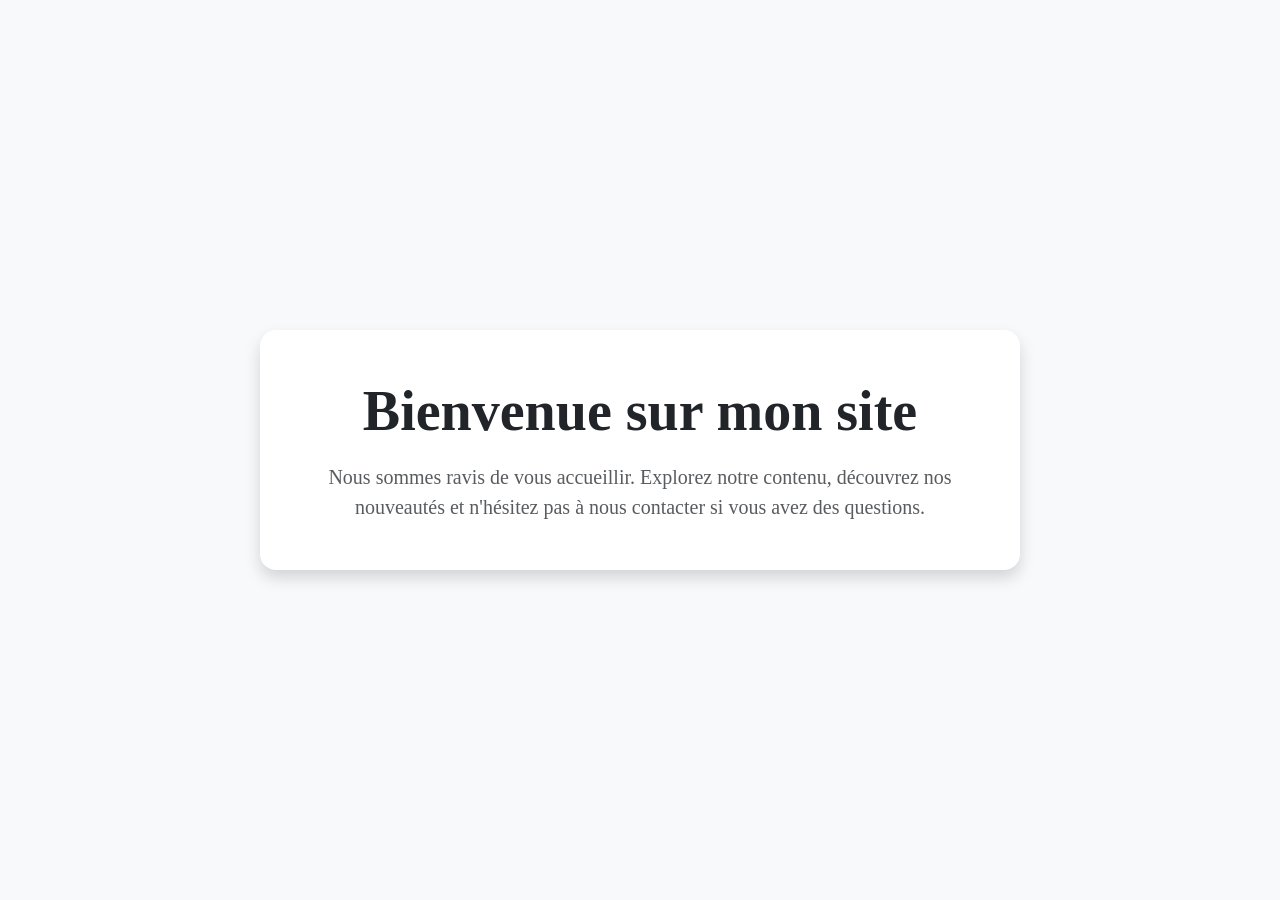
<file: accueil.html>
<!DOCTYPE html>
<html lang="fr">
<head>
    <meta charset="UTF-8">
    <meta name="viewport" content="width=device-width, initial-scale=1.0">
    <title>Accueil</title>
    <link href="https://cdn.jsdelivr.net/npm/bootstrap@5.3.3/dist/css/bootstrap.min.css" rel="stylesheet">
    <style>
        body{
            font-family: 'poppins';
        }
        .section {
            min-height: 100vh;
            display: flex;
            align-items: center;
        }
    </style>
</head>
<body class="bg-light text-dark">

    <header class="section">
        <div class="container">
            <div class="row justify-content-center">
                <div class="col-md-8 text-center bg-white p-5 rounded-4 shadow">
                    
                    <h1 class="display-4 fw-bold mb-3">Bienvenue sur mon site</h1>
                    <p class="lead text-muted mb-0">
                        Nous sommes ravis de vous accueillir. Explorez notre contenu, découvrez nos nouveautés et n'hésitez pas à nous contacter si vous avez des questions.
                    </p>
                    
                </div>
            </div>
        </div>
    </header>

    <script src="https://cdn.jsdelivr.net/npm/bootstrap@5.3.3/dist/js/bootstrap.bundle.min.js"></script>
</body>
</html>
</file>
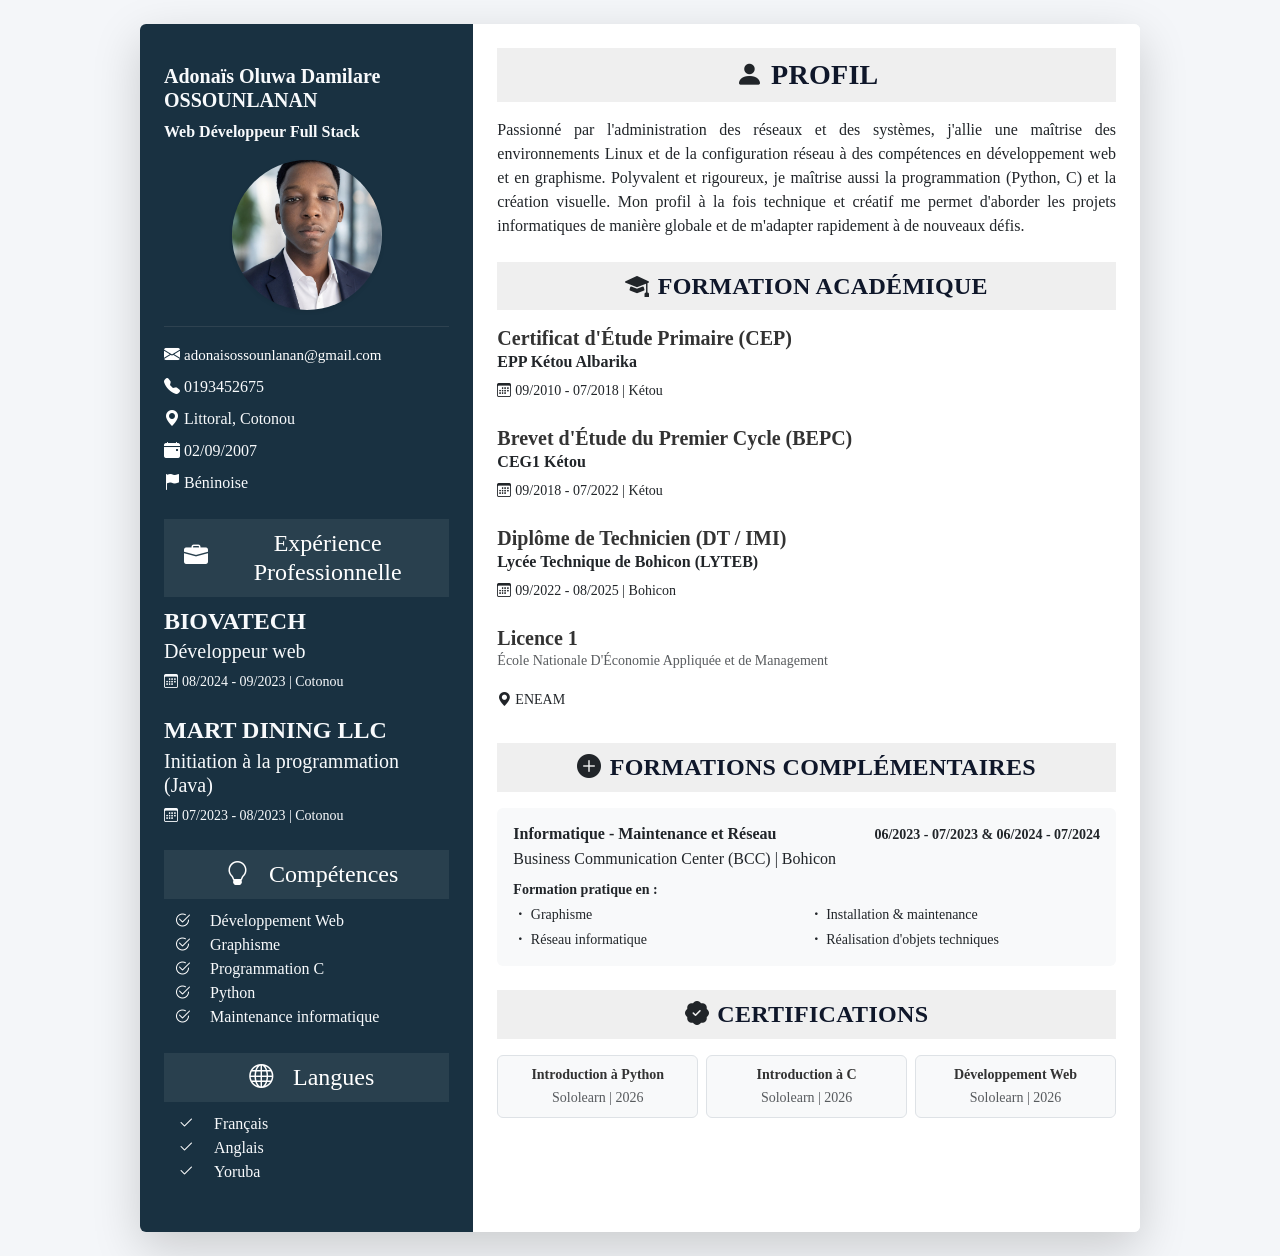
<file: CV.html>
<!DOCTYPE html>
<html lang="fr">
<head>
    <meta charset="UTF-8">
    <meta name="viewport" content="width=device-width, initial-scale=1.0">
    <title>CV - Adonaïs Olouwa Damilaré OSSOUNLANAN</title>
    <link href="https://cdn.jsdelivr.net/npm/bootstrap@5.3.2/dist/css/bootstrap.min.css" rel="stylesheet">
    <link href="https://cdn.jsdelivr.net/npm/bootstrap-icons@1.11.1/font/bootstrap-icons.css" rel="stylesheet">
    <link rel="stylesheet" href="cv.css">
</head>
<body>

<div class="container-fluid shadow-lg my-4 bg-white rounded overflow-hidden" style="max-width: 1000px;">
    <div class="row">

        <div class="col-md-4 conteneur1 p-4 text-center text-md-start d-flex flex-column justify-content-between">
            <div>
                <div class="text-center my-3">
                    <h4 class="h5 mt-3 fw-bold text-md-start">Adonaïs Oluwa Damilare OSSOUNLANAN</h4>
                    <p class="fw-semibold text-md-start" >Web Développeur Full Stack</p>
                    <img src="OSSADNO.jpg" alt="Adonaïs Olouwa Damilaré OSSOUNLANAN" class="rounded-circle mon_profil img-fluid shadow-sm text-md-start">
                    
                </div>
                
                <hr class="border-secondary">

                
                <div class="mb-4">
                    <p class="mb-2"><i class="bi bi-envelope-fill plan" ></i> <a href="mailto:adonaisossounlanan@gmail.com" style="text-decoration: none; color: white; font-size: 15px;" title="Cliquez moi"> adonaisossounlanan@gmail.com</a></p>
                    <p class="mb-2"><i class="bi bi-telephone-fill plan"></i> 0193452675</p>
                    <p class="mb-2"><i class="bi bi-geo-alt-fill plan"></i> Littoral, Cotonou</p>
                    <p class="mb-2"><i class="bi bi-calendar-event-fill plan"></i> 02/09/2007</p>
                    <p class="mb-2"><i class="bi bi-flag-fill plan"></i> Béninoise</p>
                </div>

                <h4 class="d-flex text-center plan artitle"><i class="bi bi-briefcase-fill me-2 klm" style="margin-top: 5%;"></i>Expérience Professionnelle</h4>
                
                <div class="mb-3 pb-2">
                    <h4 class="mb-1 fw-semibold">BIOVATECH</h4>
                    <div class="d-flex justify-content-between flex-wrap align-items-center">
                        <h5 >Développeur web</h5>
                        <span class="fw-medium small"><i class="bi bi-calendar3 me-1"></i>08/2024 - 09/2023 | Cotonou</span>
                    </div>
                    
                </div>

                <h4 class="mb-1 fw-semibold">MART DINING LLC</h4>
                <div class="mb-3 pb-2">
                    <div class="d-flex justify-content-between flex-wrap align-items-center">
                        <h5>Initiation à la programmation (Java)</h5>
                        <span class="fw-medium small"><i class="bi bi-calendar3 me-1"></i>07/2023 - 08/2023 | Cotonou</span>
                    </div>
                    
                </div>
                <div class="mb-4">
                    <h4 class="text-center plan artitle"><i class="bi bi-lightbulb klm"></i>Compétences</h4>
                    <div class="justify-content-center justify-content-md-start" >
                        <span class=""><i class="bi bi-check2-circle plan klm"></i>Développement Web</span>
                        <br>
                        <span class=""><i class="bi bi-check2-circle plan klm"></i>Graphisme</span>
                        <br>
                        <span class=""><i class="bi bi-check2-circle plan klm"></i>Programmation C</span>
                        <br>
                        <span class=""><i class="bi bi-check2-circle plan klm"></i>Python</span>
                        <br>
                        <span class=""><i class="bi bi-check2-circle plan klm"></i>Maintenance informatique</span>
                    </div>
                </div>

                
                <div class="mb-4">
                    <h4 class="text-center plan artitle"><i class="bi bi-globe klm"></i>Langues</h4>
                    <ul class="list-unstyled mb-0 ps-1">
                        <li><i class="bi bi-check2 klm"></i>Français</li>
                        <li><i class="bi bi-check2 klm"></i>Anglais</li>
                        <li><i class="bi bi-check2 klm"></i>Yoruba</li>
                    </ul>
                </div>
            </div>
        </div>

     
        <div class="col-md-8 p-4 bg-white">
            
            <section class="mb-4">
                <h3 class="titre mb-3 zone2 text-center"><i class="bi bi-person-fill me-2 text-dark"></i>Profil</h3>
                <p class="text-dark lh-base text-justify" style="text-align: justify;">
                    Passionné par l'administration des réseaux et des systèmes, j'allie une maîtrise des environnements Linux et de la configuration réseau à des compétences en développement web et en graphisme. Polyvalent et rigoureux, je maîtrise aussi la programmation (Python, C) et la création visuelle. Mon profil à la fois technique et créatif me permet d'aborder les projets informatiques de manière globale et de m'adapter rapidement à de nouveaux défis.
                </p>
            </section>

            <section class="mb-4">
                <h4 class="titre mb-3 zone2 text-center"><i class="bi bi-mortarboard-fill me-2 text-dark"></i>Formation Académique</h4>
                <div class="mb-3 pb-2">
                        <h5 class="mb-0 fw-bold">Certificat d'Étude Primaire (CEP)</h5>
                        <p class="text-dark mb-1 fw-semibold">EPP Kétou Albarika</p>
                        <span class="text-dark fw-medium small"><i class="bi bi-calendar3 me-1"></i>09/2010 - 07/2018 | Kétou</span>
                </div>
                
                <div class="mb-3 pb-2">

                        <h5 class="mb-0 fw-bold">Brevet d'Étude du Premier Cycle (BEPC)</h5>
                        <p class="text-dark mb-1 fw-semibold">CEG1 Kétou</p>
                        <span class="text-dark fw-medium small"><i class="bi bi-calendar3 me-1"></i>09/2018 - 07/2022 | Kétou</span>
                    
                    
                </div>

                <div class="mb-3 pb-2">
                  
                        <h5 class="mb-0 fw-bold">Diplôme de Technicien (DT / IMI)</h5>
                        <p class="text-dark mb-1 fw-semibold">Lycée Technique de Bohicon (LYTEB)</p>
                        <span class="text-dark fw-medium small"><i class="bi bi-calendar3 me-1"></i>09/2022 - 08/2025 | Bohicon</span>
                
                    
                </div>

                <div class="mb-3 pb-2">
                    
                        <h5 class="mb-0 fw-bold">Licence 1</h5>
                        <p class="text-muted small">École Nationale D'Économie Appliquée et de Management</p>
                        <span class="text-dark fw-medium small"><i class="bi bi-geo-alt-fill me-1"></i>ENEAM</span>
                    
                    
                </div>
            </section>

    
            <section class="mb-4">
                <h4 class="titre mb-3 zone2 text-center"><i class="bi bi-plus-circle-fill me-2 text-dark"></i>Formations Complémentaires</h4>
                <div class="card bg-light border-0 p-3 mb-2">
                    <div class="d-flex justify-content-between flex-wrap">
                        <h6 class="fw-bold text-dark mb-1">Informatique - Maintenance et Réseau</h6>
                        <span class="text-dark small fw-semibold">06/2023 - 07/2023 & 06/2024 - 07/2024</span>
                    </div>
                    <p class="text-dark mb-2 fw-medium">Business Communication Center (BCC) | Bohicon</p>
                    <p class="mb-1 text-dark small"><strong>Formation pratique en :</strong></p>
                    <div class="row g-1 text-dark small">
                        <div class="col-6"><i class="bi bi-dot text-dark"></i> Graphisme</div>
                        <div class="col-6"><i class="bi bi-dot text-dark"></i> Installation & maintenance</div>
                        <div class="col-6"><i class="bi bi-dot text-dark"></i> Réseau informatique</div>
                        <div class="col-6"><i class="bi bi-dot text-dark"></i> Réalisation d'objets techniques</div>
                    </div>
                </div>
            </section>

            
            <section class="mb-2">
                <h4 class="titre mb-3 zone2 text-center"><i class="bi bi-patch-check-fill me-2 text-dark"></i>Certifications</h4>
                <div class="row g-2">
                    <div class="col-md-4">
                        <div class="p-2 border rounded bg-light text-center">
                            <span class="fw-bold d-block small">Introduction à Python</span>
                            <small class="text-muted">Sololearn | 2026</small>
                        </div>
                    </div>
                    <div class="col-md-4">
                        <div class="p-2 border rounded bg-light text-center">
                            <span class="fw-bold d-block small">Introduction à C</span>
                            <small class="text-muted">Sololearn | 2026</small>
                        </div>
                    </div>
                    <div class="col-md-4">
                        <div class="p-2 border rounded bg-light text-center">
                            <span class="fw-bold d-block small">Développement Web</span>
                            <small class="text-muted">Sololearn | 2026</small>
                        </div>
                    </div>
                </div>
            </section>

        </div>
    </div>
</div>

<!-- Bootstrap 5 JS Bundle -->
<script src="https://cdn.jsdelivr.net/npm/bootstrap@5.3.2/dist/js/bootstrap.bundle.min.js"></script>
</body>
</html>
</file>
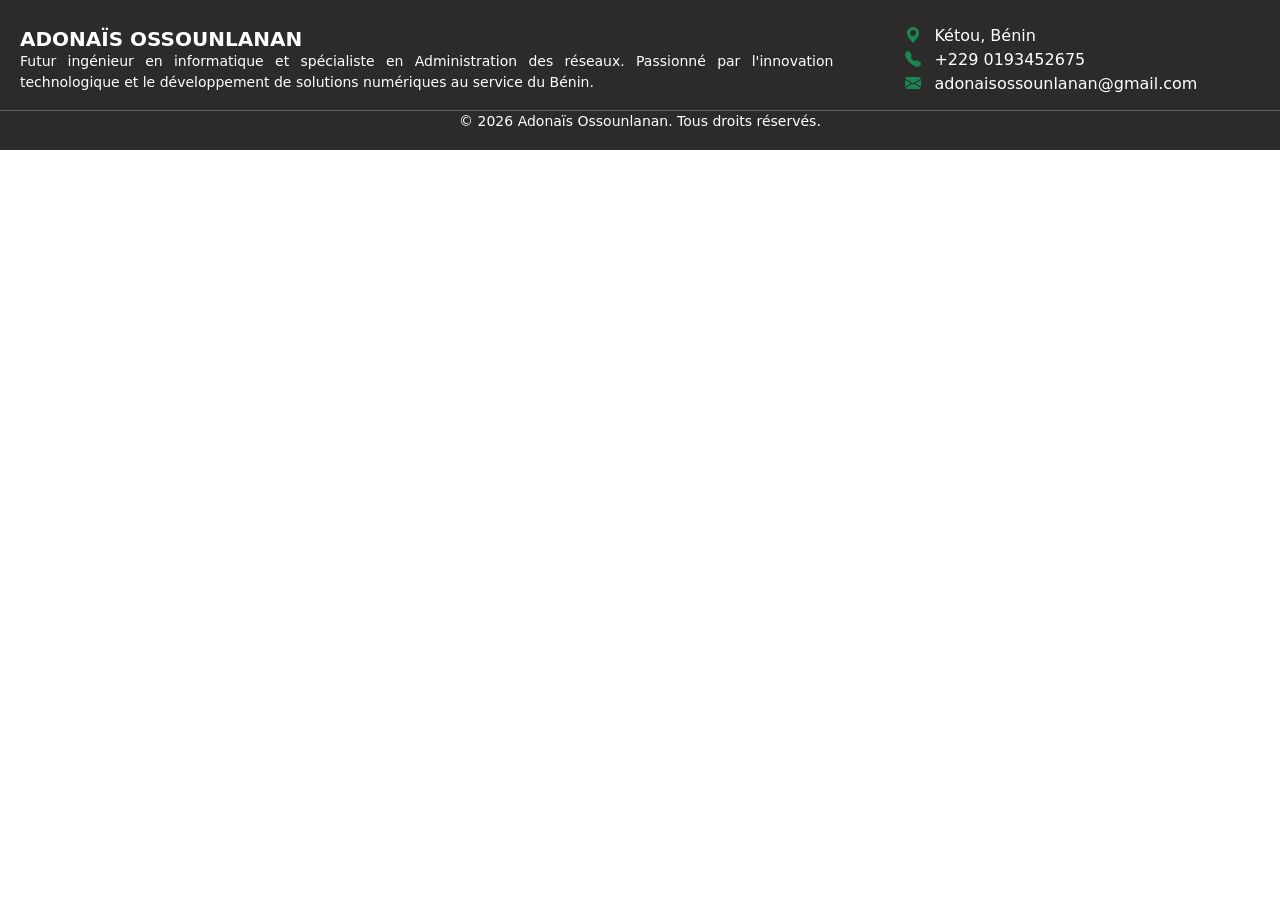
<file: footer.html>
<!DOCTYPE html>
<html lang="en">

<head>
    <meta charset="UTF-8">
    <meta name="viewport" content="width=device-width, initial-scale=1.0">
    <title>Pieds de page</title>
    <link href="https://cdn.jsdelivr.net/npm/bootstrap@5.3.8/dist/css/bootstrap.min.css" rel="stylesheet">
    <link rel="stylesheet" href="https://cdn.jsdelivr.net/npm/bootstrap-icons@1.13.1/font/bootstrap-icons.min.css">
</head>

<body>
    <style type="text/css">
        .con {
            background-color: #2d2a2a;

        }

        .ba {

            color: white;
            text-align: justify;
            padding: 20px;

        }

        .liste>li {
            text-decoration: none;
            list-style: none;
        }
        .bon{
            height:20%;
        }
    </style>

    <div class="con py-1 bon" style="color: white; height: 150px;">
        <div class="row align-items-center g-0 mt-0" style="margin-bottom: -30px;">
            <div class="ba col-md-8 col-12 mb-0">
                <h5 class=" fw-bold mb-0" style="color: white;">ADONAÏS OSSOUNLANAN</h5>
                <p class="small" style="text-align: justify;">
                    Futur ingénieur en informatique et spécialiste en Administration des réseaux.
                    Passionné par l'innovation technologique et le développement de solutions numériques au service du
                    Bénin.
                </p>

            </div>
            <div class="ba col-md-4 col-12 ">
                <ul class="liste">
                    <li>
                        <i class="bi bi-geo-alt-fill text-success me-2"></i> Kétou, Bénin
                    </li>
                    <li>
                        <i class="bi bi-telephone-fill text-success me-2"></i> +229 0193452675
                    </li>
                    <li>
                        <i class="bi bi-envelope-fill text-success me-2"></i> adonaisossounlanan@gmail.com
                    </li>
                </ul>
            </div>
        </div>
        <hr class="my-2 mb-0" style="color: white; margin-top: -10px;">
        <div class="text-center small mb-0" style="color: white;">
            <p class="mb-0">&copy; 2026 Adonaïs Ossounlanan. Tous droits réservés.</p>
        </div>
    </div>



    <script src="https://cdn.jsdelivr.net/npm/bootstrap@5.3.8/dist/js/bootstrap.bundle.min.js"></script>
</body>

</html>
</file>
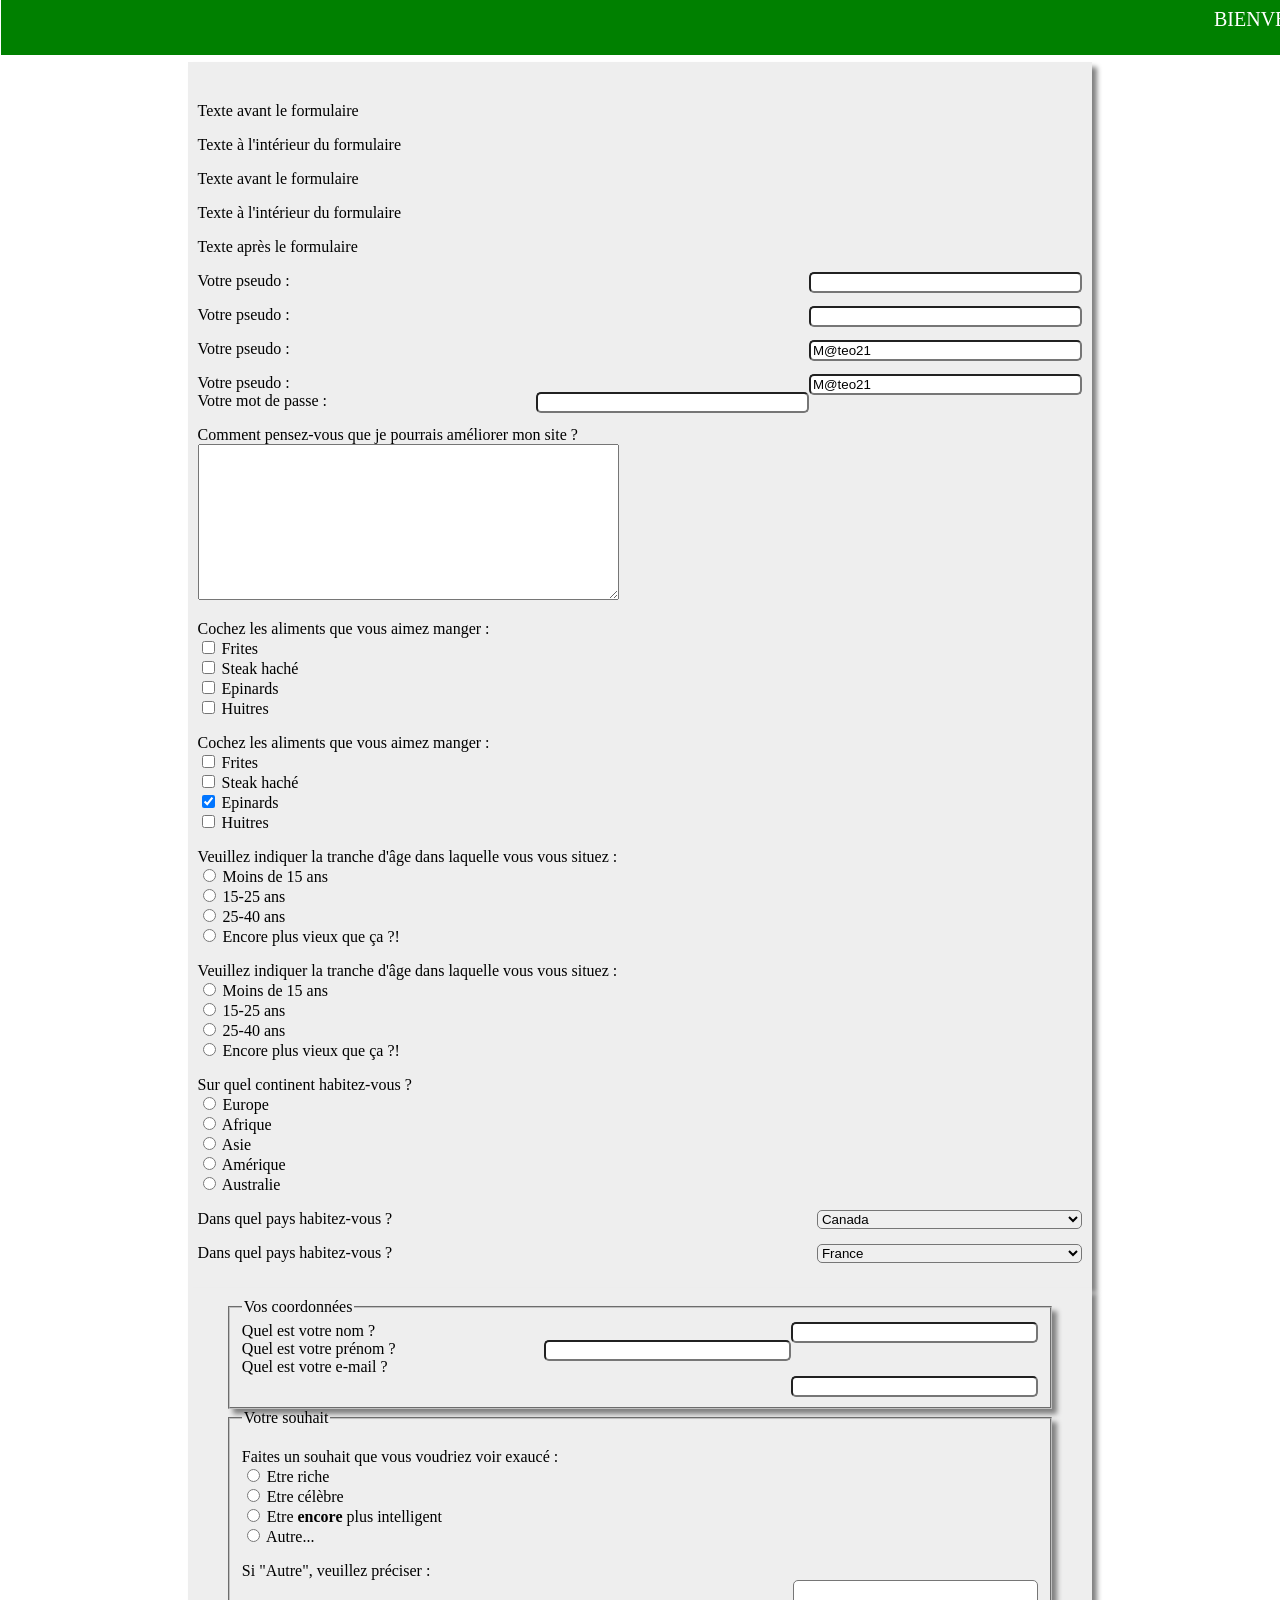
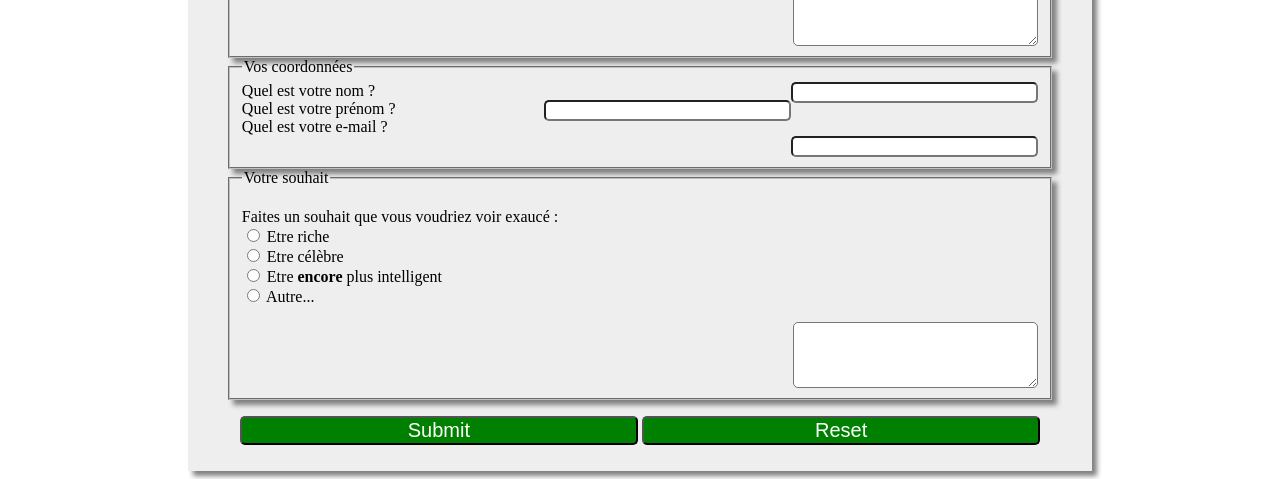
<file: formulaire.html>
<!DOCTYPE html>
<html lang="en">

<head>
    <meta charset="UTF-8">
    <meta name="viewport" content="width=device-width, initial-scale=1.0">
    <title>Formulaire</title>
    <link rel="stylesheet" href="formulaire.css">
</head>

<body>
    <header>
        <span><marquee behavior="" direction="left">BIENVENUE SUR LA PAGE DES FORMULAIRES</marquee></span>

    </header>
    <br>
    <br>
    <br>



    <center>
        <div >
            <p class="c">Texte avant le formulaire</p>
            <form>
                <p>Texte à l'intérieur du formulaire</p>
            </form>
            <p>Texte avant le formulaire</p>
            <form method="post" action="traitement.php">
                <p>Texte à l'intérieur du formulaire</p>
            </form>
            <p>Texte après le formulaire</p>

            <form method="post" action="traitement.php">
                <p>
                    <label>Votre pseudo</label> : <input type="text" name="pseudo" class="a" />
                </p>
            </form>
            <form method="post" action="traitement.php">
                <p>
                    <label for="pseudo">Votre pseudo</label> : <input type="text" name="pseudo" id="pseudo" class="a" />
                </p>
            </form>
            <form method="post" action="traitement.php">
                <p>
                    <label for="pseudo">Votre pseudo :</label>
                    <input type="text" name="pseudo" id="pseudo" value="M@teo21" size="30" maxlength="10" class="a" />
                </p>
            </form>
            <form method="post" action="traitement.php">
                <p>
                    <label for="pseudo">Votre pseudo :</label>
                    <input type="text" name="pseudo" id="pseudo" value="M@teo21" class="a" />

                    <br />
                    <label for="pass">Votre mot de passe :</label>
                    <input type="password" name="pass" id="pass" class="a" />

                </p>
            </form>
            <form method="post" action="traitement.php">
                <p>
                    <label for="ameliorer">Comment pensez-vous que je pourrais améliorer mon site ?</label><br />
                    <textarea name="ameliorer" id="ameliorer" rows="10" cols="50"></textarea>
                </p>
            </form>

            <form method="post" action="traitement.php">
                <p>
                    Cochez les aliments que vous aimez manger :<br />
                    <input type="checkbox" name="frites" id="frites" /> <label for="frites">Frites</label><br />
                    <input type="checkbox" name="steak" id="steak" /> <label for="steak">Steak haché</label><br />
                    <input type="checkbox" name="epinards" id="epinards" /> <label for="epinards">Epinards</label><br />
                    <input type="checkbox" name="huitres" id="huitres" /> <label for="huitres">Huitres</label>
                </p>
            </form>
            <form method="post" action="traitement.php">
                <p>
                    Cochez les aliments que vous aimez manger :<br />
                    <input type="checkbox" name="frites" id="frites" /> <label for="frites">Frites</label><br />
                    <input type="checkbox" name="steak" id="steak" /> <label for="steak">Steak haché</label><br />
                    <input type="checkbox" name="epinards" id="epinards" checked="checked" /> <label
                        for="epinards">Epinards</label><br />
                    <input type="checkbox" name="huitres" id="huitres" /> <label for="huitres">Huitres</label>
                </p>
            </form>
            <form method="post" action="traitement.php">
                <p>
                    Veuillez indiquer la tranche d'âge dans laquelle vous vous situez :<br />
                    <input type="radio" name="age" value="moins15" id="moins15" /> <label for="moins15">Moins de 15
                        ans</label><br />
                    <input type="radio" name="age" value="medium15-25" id="medium15-25" /> <label for="medium15- 
25">15-25 ans</label><br />
                    <input type="radio" name="age" value="medium25-40" id="medium25-40" /> <label for="medium25- 
40">25-40 ans</label><br />
                    <input type="radio" name="age" value="plus40" id="plus40" /> <label for="plus40">Encore plus vieux
                        que
                        ça ?!</label>
                </p>
            </form>

            <form method="post" action="traitement.php">
                <p>
                    Veuillez indiquer la tranche d'âge dans laquelle vous vous situez :<br />
                    <input type="radio" name="age" value="moins15" id="moins15" /> <label for="moins15">Moins de 15
                        ans</label><br />
                    <input type="radio" name="age" value="medium15-25" id="medium15-25" /> <label
                        for="medium15-25">15-25
                        ans</label><br />
                    <input type="radio" name="age" value="medium25-40" id="medium25-40" /> <label
                        for="medium25-40">25-40
                        ans</label><br />
                    <input type="radio" name="age" value="plus40" id="plus40" /> <label for="plus40">Encore plus vieux
                        que
                        ça
                        ?!</label>
                </p>
                <p>
                    Sur quel continent habitez-vous ?<br />
                    <input type="radio" name="continent" value="europe" id="europe" /> <label
                        for="europe">Europe</label><br />
                    <input type="radio" name="continent" value="afrique" id="afrique" /> <label
                        for="afrique">Afrique</label><br />
                    <input type="radio" name="continent" value="asie" id="asie" /> <label for="asie">Asie</label><br />
                    <input type="radio" name="continent" value="amerique" id="amerique" /> <label
                        for="amerique">Amérique</label><br />
                    <input type="radio" name="continent" value="australie" id="australie" /> <label
                        for="australie">Australie</label>
                </p>
            </form>
            <form method="post" action="traitement.php">
                <p>
                    <label for="pays">Dans quel pays habitez-vous ?</label>
                    <select name="pays" id="pays" class="a">
                        <option value="france">France</option>
                        <option value="espagne">Espagne</option>
                        <option value="italie">Italie</option>
                        <option value="royaume-uni">Royaume-Uni</option>
                        <option value="canada" selected="selected">Canada</option>
                        <option value="etats-unis">Etats-Unis</option>
                        <option value="chine">Chine</option>
                        <option value="japon">Japon</option>
                    </select>
                </p>
            </form>
            <form method="post" action="traitement.php">
                <p>
                    <label for="pays">Dans quel pays habitez-vous ?</label>
                    <select name="pays" id="pays"  class="a">
                        <optgroup label="Europe" >
                            <option value="france">France</option>
                            <option value="espagne">Espagne</option>
                            <option value="italie">Italie</option>
                            <option value="royaume-uni">Royaume-Uni</option>
                        </optgroup>
                        <optgroup label="Amérique">
                            <option value="canada">Canada</option>
                            <option value="etats-unis">Etats-Unis</option>
                        </optgroup>
                        <optgroup label="Asie">
                            <option value="chine">Chine</option>
                            <option value="japon">Japon</option>
                        </optgroup>
                    </select>
                </p>
            </form>

        </div>

    </center>





    <center>
        <div>
            <center>
                 <form method="post" action="traitement.php">
            <fieldset>
                <legend>Vos coordonnées</legend>

                <label for="nom">Quel est votre nom ?</label>
                <input type="text" name="nom" id="nom" tabindex="10" class="a" /><br />

                <label for="prenom">Quel est votre prénom ?</label>
                <input type="text" name="prenom" id="prenom" tabindex="20" class="a" /><br />

                <label for="email">Quel est votre e-mail ?</label>
                <input type="text" name="email" id="email" tabindex="30" class="a" /><br />
            </fieldset>

            <fieldset>
                <legend>Votre souhait</legend>

                <p>
                    Faites un souhait que vous voudriez voir exaucé :<br />
                    <input type="radio" name="souhait" value="riche" id="riche" tabindex="40" /> <label for="riche">Etre
                        riche</label><br />
                    <input type="radio" name="souhait" value="celebre" id="celebre" tabindex="50" /> <label
                        for="celebre">Etre célèbre</label><br />
                    <input type="radio" name="souhait" value="intelligent" id="intelligent" tabindex="60" /> <label
                        for="intelligent">Etre <strong>encore</strong> plus intelligent</label><br />
                    <input type="radio" name="souhait" value="autre" id="autre" tabindex="70" /> <label
                        for="autre">Autre...</label><br />
                </p>

                <p>
                    <label for="precisions">Si "Autre", veuillez préciser :</label><br />
                    <textarea name="precisions" id="precisions" cols="40" rows="4" tabindex="80" class="a"></textarea>
                </p>
            </fieldset>
        </form>

        <form method="post" action="cible_formulaire.php">

            <fieldset>
                <legend>Vos coordonnées</legend>

                <label for="nom">Quel est votre nom ?</label>
                <input type="text" name="nom" id="nom" tabindex="10" class="a" /><br />

                <label for="prenom">Quel est votre prénom ?</label>
                <input type="text" name="prenom" id="prenom" tabindex="20" class="a" /><br />

                <label for="email">Quel est votre e-mail ?</label>
                <input type="text" name="email" id="email" tabindex="30" class="a" /><br />
            </fieldset>

            <fieldset>
                <legend>Votre souhait</legend>

                <p>
                    Faites un souhait que vous voudriez voir exaucé :<br />
                    <input type="radio" name="souhait" value="riche" id="riche" tabindex="40" /> <label for="riche">Etre
                        riche</label><br />
                    <input type="radio" name="souhait" value="celebre" id="celebre" tabindex="50" /> <label
                        for="celebre">Etre
                        célèbre</label><br />
                    <input type="radio" name="souhait" value="intelligent" id="intelligent" tabindex="60" /> <label
                        for="intelligent">Etre <strong>encore</strong> plus intelligent</label><br />
                    <input type="radio" name="souhait" value="autre" id="autre" tabindex="70" /> <label
                        for="autre">Autre...</label><br />
                </p>
                <textarea name="precisions" id="precisions" cols="40" rows="4" tabindex="80" class="a"></textarea>
                </p>
            </fieldset>
            <p>
                <input type="submit" class="b"/> <input type="reset" class="b"/>
            </p>
        </form>


            </center>
            
        </div>
       

    </center>


</body>

</html>
</file>
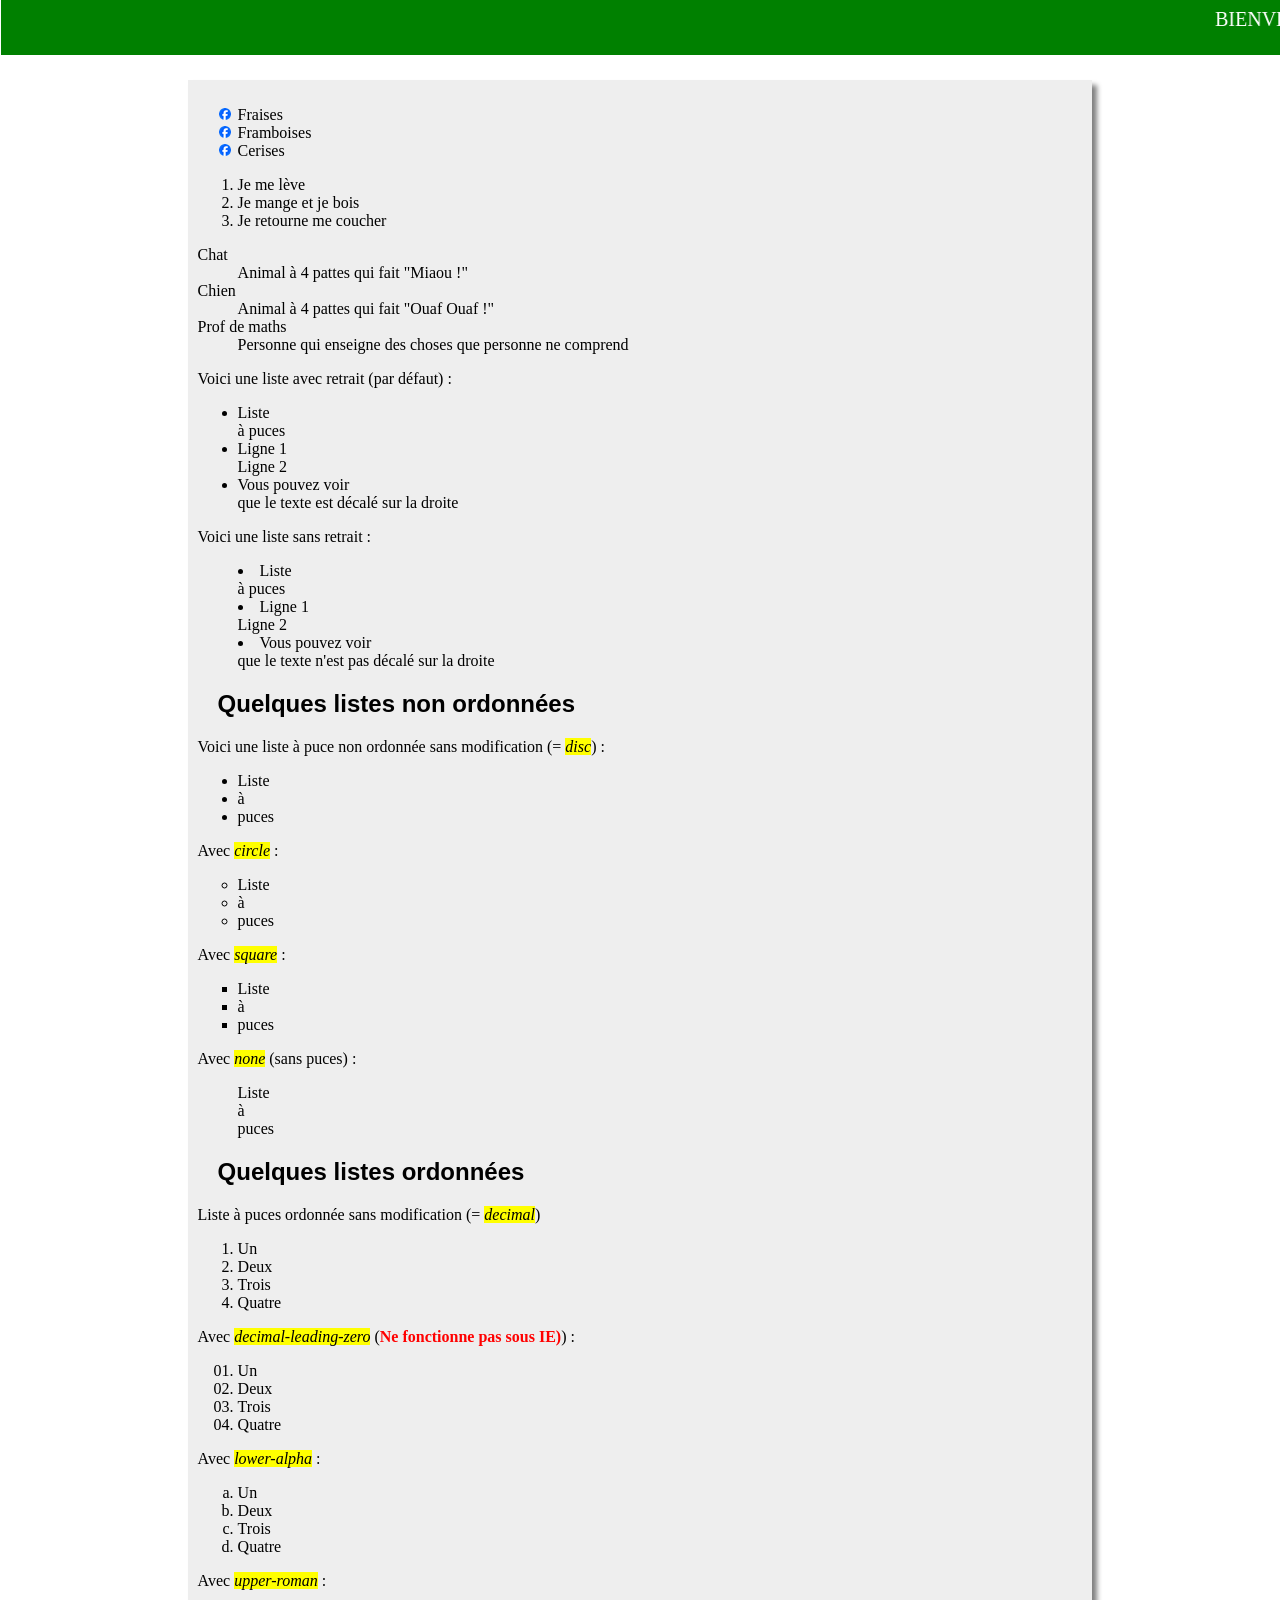
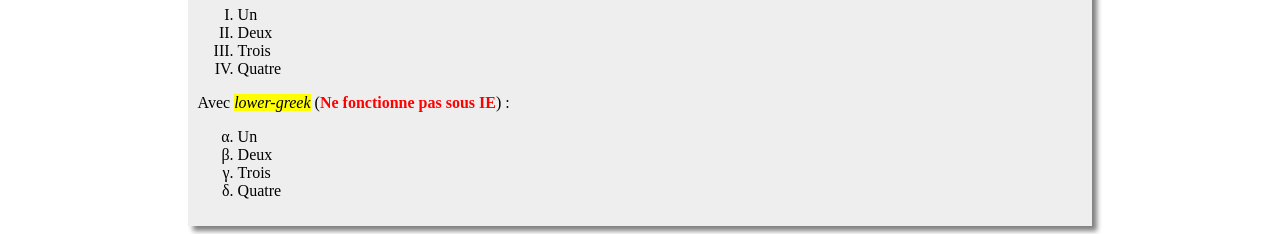
<file: liste.html>
<!DOCTYPE html>
<html lang="en">

<head>
    <meta charset="UTF-8">
    <meta name="viewport" content="width=device-width, initial-scale=1.0">
    <title>Les listes</title>
    <link rel="stylesheet" href="liste.css">
    <link rel="stylesheet" href="formulaire.css">
</head>

<body>
    <header>
        <span>
            <marquee behavior="" direction="left">BIENVENUE SUR LA PAGE DES LISTES</marquee>
        </span>

    </header>
    <br>
    <br>
    <br>
    <br>
    <center>


        <div>
            <ul class="img">
                <li>Fraises</li>
                <li>Framboises</li>
                <li>Cerises</li>
            </ul>
            <ol>
                <li>Je me lève</li>
                <li>Je mange et je bois</li>
                <li>Je retourne me coucher</li>
            </ol>
            <dl>
                <dt>Chat</dt>
                <dd>Animal à 4 pattes qui fait "Miaou !"</dd>
                <dt>Chien</dt>
                <dd>Animal à 4 pattes qui fait "Ouaf Ouaf !"</dd>
                <dt>Prof de maths</dt>
                <dd>Personne qui enseigne des choses que personne ne comprend</dd>
            </dl>
            <p>Voici une liste avec retrait (par défaut) :</p>
            <ul class="retrait">
                <li>Liste<br />à puces</li>
                <li>Ligne 1<br />Ligne 2</li>
                <li>Vous pouvez voir<br />que le texte est décalé sur la droite</li>
            </ul>
            <p>Voici une liste sans retrait :</p>
            <ul class="pas_de_retrait">
                <li>Liste<br />à puces</li>
                <li>Ligne 1<br />Ligne 2</li>
                <li>Vous pouvez voir<br />que le texte n'est pas décalé sur la droite</li>
            </ul>
            <h2>Quelques listes non ordonnées</h2>
            <p>Voici une liste à puce non ordonnée sans modification (= <em>disc</em>) :</p>
            <ul>
                <li>Liste</li>
                <li>à</li>
                <li>puces</li>
            </ul>
            <p>Avec <em>circle</em> :</p>
            <ul class="cercle">
                <li>Liste</li>
                <li>à</li>
                <li>puces</li>
            </ul>
            <p>Avec <em>square</em> :</p>
            <ul class="carre">
                <li>Liste</li>
                <li>à</li>
                <li>puces</li>
            </ul>
            <p>Avec <em>none</em> (sans puces) :</p>
            <ul class="rien">
                <li>Liste</li>
                <li>à</li>
                <li>puces</li>
            </ul>
            <h2>Quelques listes ordonnées</h2>
            <p>Liste à puces ordonnée sans modification (= <em>decimal</em>)</p>
            <ol>
                <li>Un</li>
                <li>Deux</li>
                <li>Trois</li>
                <li>Quatre</li>
            </ol>
            <p>Avec <em>decimal-leading-zero</em> (<strong>Ne fonctionne pas sous IE)</strong>) :</p>
            <ol class="commence_a_zero">
                <li>Un</li>
                <li>Deux</li>
                <li>Trois</li>
                <li>Quatre</li>
            </ol>
            <p>Avec <em>lower-alpha</em> :</p>
            <ol class="lettres_minuscules">
                <li>Un</li>
                <li>Deux</li>
                <li>Trois</li>
                <li>Quatre</li>
            </ol>
            <p>Avec <em>upper-roman</em> :</p>
            <ol class="chiffres_romains">
                <li>Un</li>
                <li>Deux</li>
                <li>Trois</li>
                <li>Quatre</li>
            </ol>
            <p>Avec <em>lower-greek</em> (<strong>Ne fonctionne pas sous IE</strong>) :</p>
            <ol class="lettres_grecques">
                <li>Un</li>
                <li>Deux</li>
                <li>Trois</li>
                <li>Quatre</li>

            </ol>

        </div>
    </center>

</body>

</html>
</file>
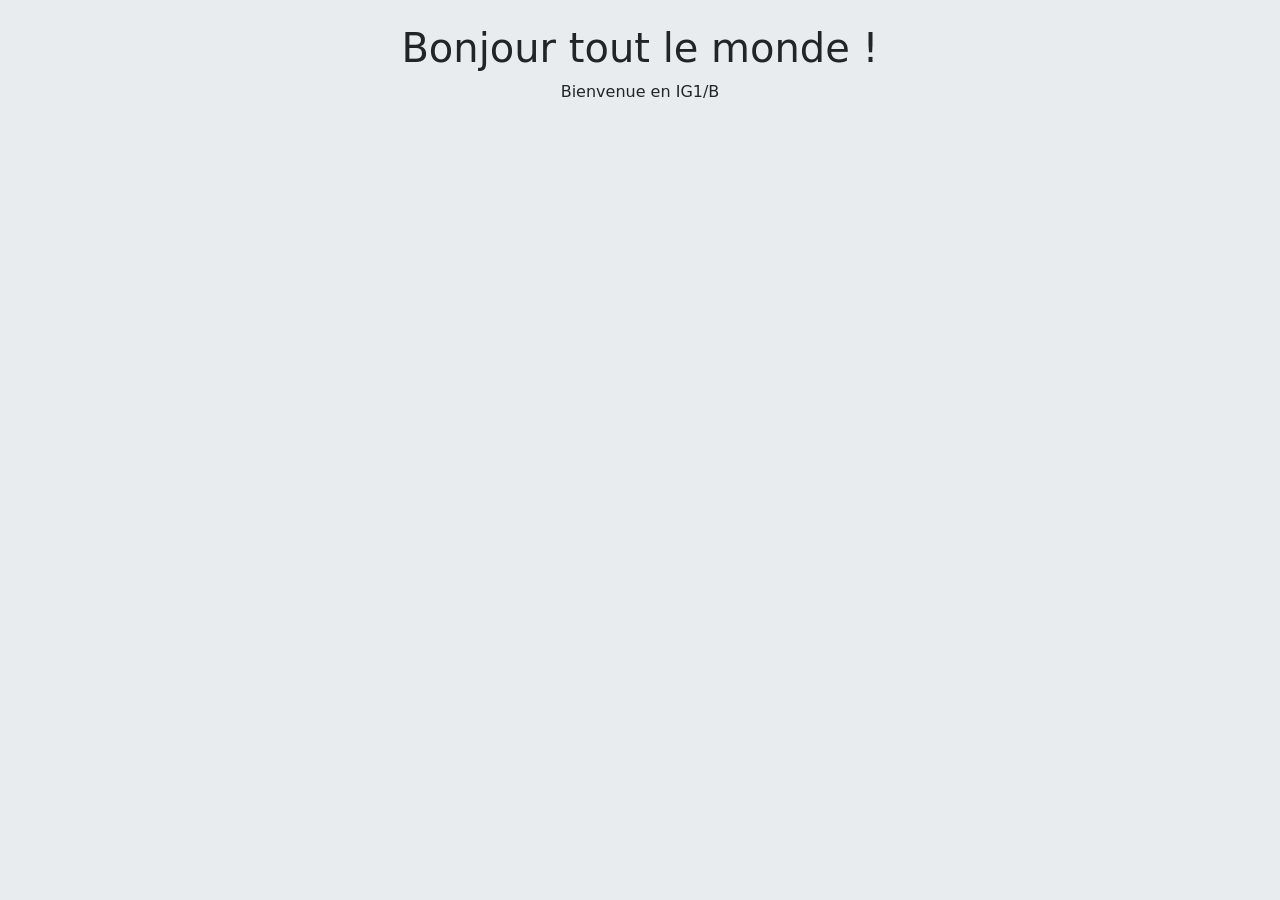
<file: projet1.html>
<!DOCTYPE html>
<html lang="en">

<head>
    <link href="https://cdn.jsdelivr.net/npm/bootstrap@5.3.3/dist/css/bootstrap.min.css" rel="stylesheet">
    <title>My first projet in html</title>
</head>

<body class="bg-body-secondary p-4">
    <center>
        <h1>Bonjour tout le monde !</h1>
        <p>Bienvenue en IG1/B</p>
    </center>
</body>

</html>
</file>
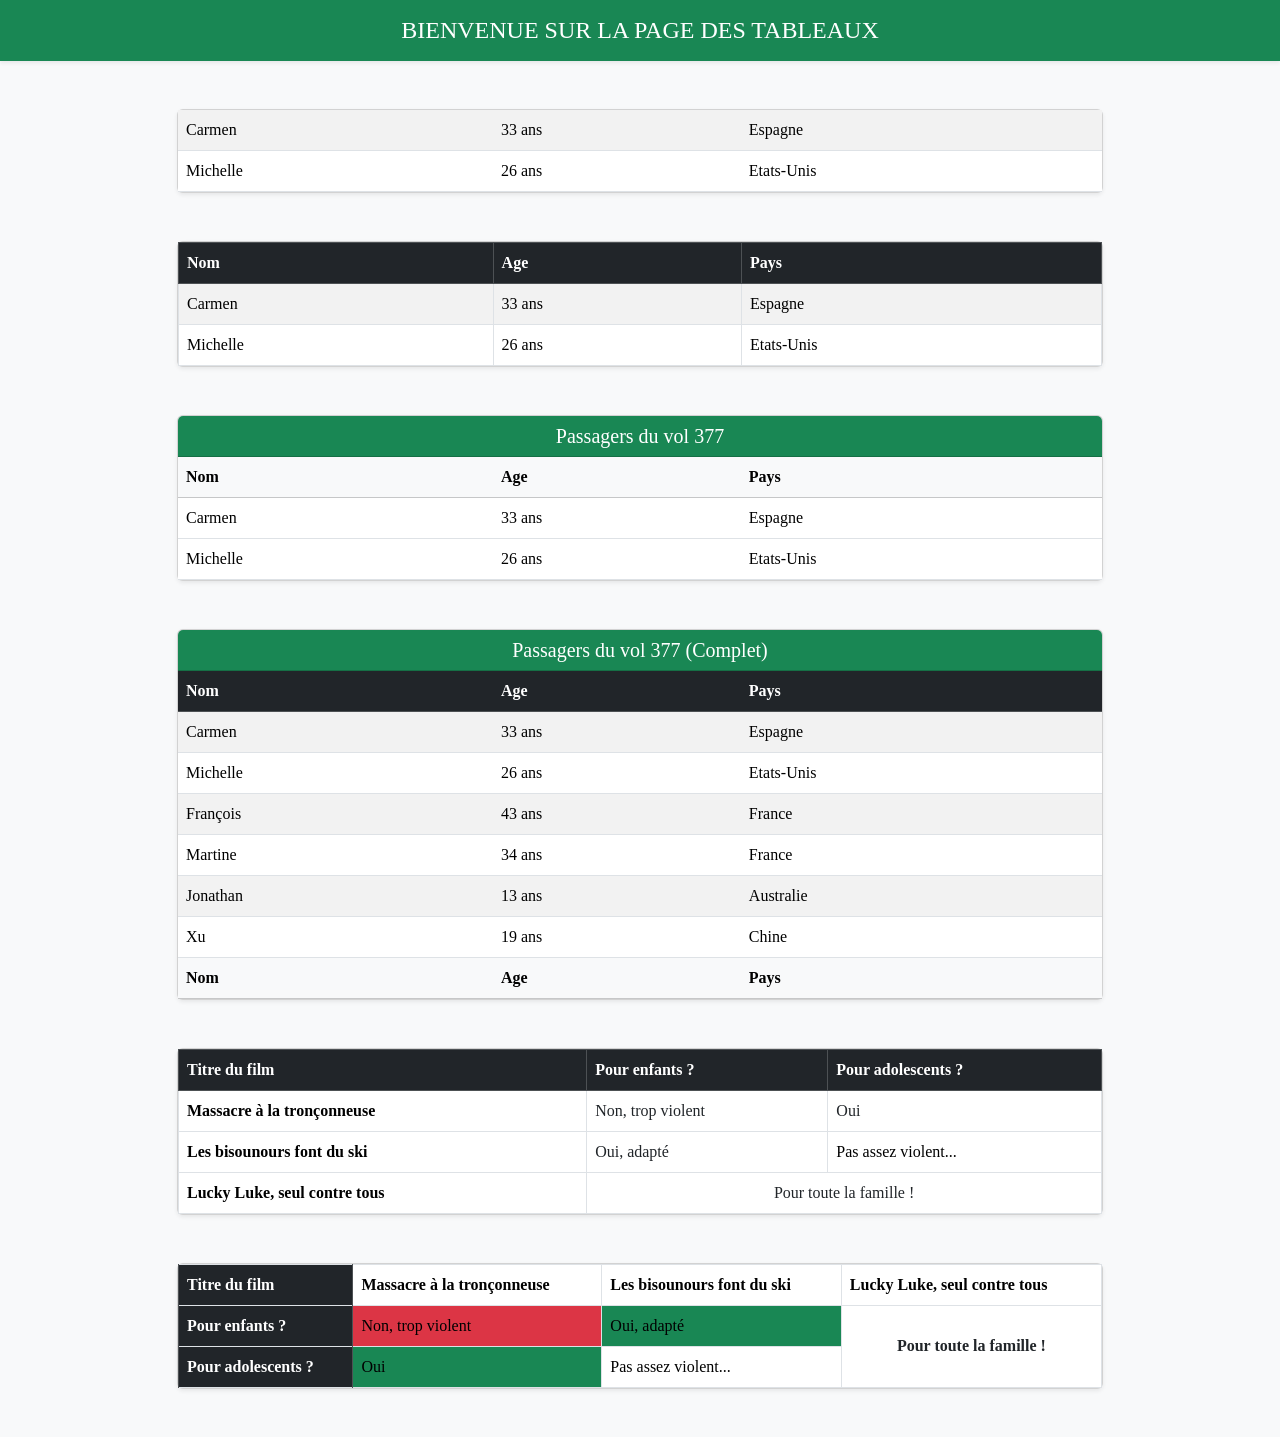
<file: tableau.html>
<!DOCTYPE html>
<html lang="en">

<head>
    <meta charset="UTF-8">
    <meta name="viewport" content="width=device-width, initial-scale=1.0">
    <title>Tableau - Bootstrap</title>
    <link href="https://cdn.jsdelivr.net/npm/bootstrap@5.3.3/dist/css/bootstrap.min.css" rel="stylesheet">

</head>

<body class="bg-light" style="font-family: 'Poppins';">

    <header class="bg-success text-white py-3 shadow-sm text-center overflow-hidden">
        <div class="container">
            <h1 class="fs-4 m-0 text-uppercase tracking-wider">Bienvenue sur la page des tableaux</h1>
        </div>
    </header>

    <main class="container my-5">
        <div class="row justify-content-center">
            <div class="col-lg-10">

                <div class="card shadow-sm mb-5">
                    <div class="card-body p-0">
                        <table class="table table-striped table-hover m-0">
                            <tbody>
                                <tr>
                                    <td>Carmen</td>
                                    <td>33 ans</td>
                                    <td>Espagne</td>
                                </tr>
                                <tr>
                                    <td>Michelle</td>
                                    <td>26 ans</td>
                                    <td>Etats-Unis</td>
                                </tr>
                            </tbody>
                        </table>
                    </div>
                </div>

                <div class="card shadow-sm mb-5">
                    <div class="card-body p-0">
                        <table class="table table-bordered table-striped m-0">
                            <thead class="table-dark">
                                <tr>
                                    <th>Nom</th>
                                    <th>Age</th>
                                    <th>Pays</th>
                                </tr>
                            </thead>
                            <tbody>
                                <tr>
                                    <td>Carmen</td>
                                    <td>33 ans</td>
                                    <td>Espagne</td>
                                </tr>
                                <tr>
                                    <td>Michelle</td>
                                    <td>26 ans</td>
                                    <td>Etats-Unis</td>
                                </tr>
                            </tbody>
                        </table>
                    </div>
                </div>

                <div class="card shadow-sm mb-5">
                    <div class="card-header bg-success text-white text-center">
                        <h5 class="card-title m-0">Passagers du vol 377</h5>
                    </div>
                    <div class="card-body p-0">
                        <table class="table table-hover m-0">
                            <thead class="table-light">
                                <tr>
                                    <th>Nom</th>
                                    <th>Age</th>
                                    <th>Pays</th>
                                </tr>
                            </thead>
                            <tbody>
                                <tr>
                                    <td>Carmen</td>
                                    <td>33 ans</td>
                                    <td>Espagne</td>
                                </tr>
                                <tr>
                                    <td>Michelle</td>
                                    <td>26 ans</td>
                                    <td>Etats-Unis</td>
                                </tr>
                            </tbody>
                        </table>
                    </div>
                </div>

                <div class="card shadow-sm mb-5">
                    <div class="card-header bg-success text-white text-center">
                        <h5 class="card-title m-0">Passagers du vol 377 (Complet)</h5>
                    </div>
                    <div class="card-body p-0 table-responsive">
                        <table class="table table-striped table-hover m-0">
                            <thead class="table-dark">
                                <tr>
                                    <th>Nom</th>
                                    <th>Age</th>
                                    <th>Pays</th>
                                </tr>
                            </thead>
                            <tbody>
                                <tr>
                                    <td>Carmen</td>
                                    <td>33 ans</td>
                                    <td>Espagne</td>
                                </tr>
                                <tr>
                                    <td>Michelle</td>
                                    <td>26 ans</td>
                                    <td>Etats-Unis</td>
                                </tr>
                                <tr>
                                    <td>François</td>
                                    <td>43 ans</td>
                                    <td>France</td>
                                </tr>
                                <tr>
                                    <td>Martine</td>
                                    <td>34 ans</td>
                                    <td>France</td>
                                </tr>
                                <tr>
                                    <td>Jonathan</td>
                                    <td>13 ans</td>
                                    <td>Australie</td>
                                </tr>
                                <tr>
                                    <td>Xu</td>
                                    <td>19 ans</td>
                                    <td>Chine</td>
                                </tr>
                            </tbody>
                            <tfoot class="table-light text-muted">
                                <tr>
                                    <th>Nom</th>
                                    <th>Age</th>
                                    <th>Pays</th>
                                </tr>
                            </tfoot>
                        </table>
                    </div>
                </div>

                <div class="card shadow-sm mb-5">
                    <div class="card-body p-0">
                        <table class="table table-bordered m-0">
                            <thead class="table-dark">
                                <tr>
                                    <th>Titre du film</th>
                                    <th>Pour enfants ?</th>
                                    <th>Pour adolescents ?</th>
                                </tr>
                            </thead>
                            <tbody>
                                <tr>
                                    <td class="fw-bold">Massacre à la tronçonneuse</td>
                                    <td><span class="text-dark">Non, trop violent</span></td>
                                    <td><span class="text-dark">Oui</span></td>
                                </tr>
                                <tr>
                                    <td class="fw-bold">Les bisounours font du ski</td>
                                    <td><span class="text-dark">Oui, adapté</span></td>
                                    <td>Pas assez violent...</td>
                                </tr>
                                <tr>
                                    <td class="fw-bold">Lucky Luke, seul contre tous</td>
                                    <td colspan="2" class="text-center text-dark">Pour toute la famille !</td>
                                </tr>
                            </tbody>
                        </table>
                    </div>
                </div>

                <div class="card shadow-sm">
                    <div class="card-body p-0 table-responsive">
                        <table class="table table-bordered align-middle m-0">
                            <tbody>
                                <tr>
                                    <th class="table-dark text-nowrap">Titre du film</th>
                                    <td class="fw-bold">Massacre à la tronçonneuse</td>
                                    <td class="fw-bold">Les bisounours font du ski</td>
                                    <td class="fw-bold">Lucky Luke, seul contre tous</td>
                                </tr>
                                <tr>
                                    <th class="table-dark">Pour enfants ?</th>
                                    <td class="bg-danger">Non, trop violent</td>
                                    <td class="bg-success">Oui, adapté</td>
                                    <td rowspan="2" class="text-center text-dark fw-bold p-3 bg-white">Pour toute la famille !</td>
                                </tr>
                                <tr>
                                    <th class="table-dark">Pour adolescents ?</th>
                                    <td class=" bg-success">Oui</td>
                                    <td>Pas assez violent...</td>
                                </tr>
                            </tbody>
                        </table>
                    </div>
                </div>

            </div>
        </div>
    </main>

    <script src="https://cdn.jsdelivr.net/npm/bootstrap@5.3.3/dist/js/bootstrap.bundle.min.js"></script>
</body>

</html>
</file>
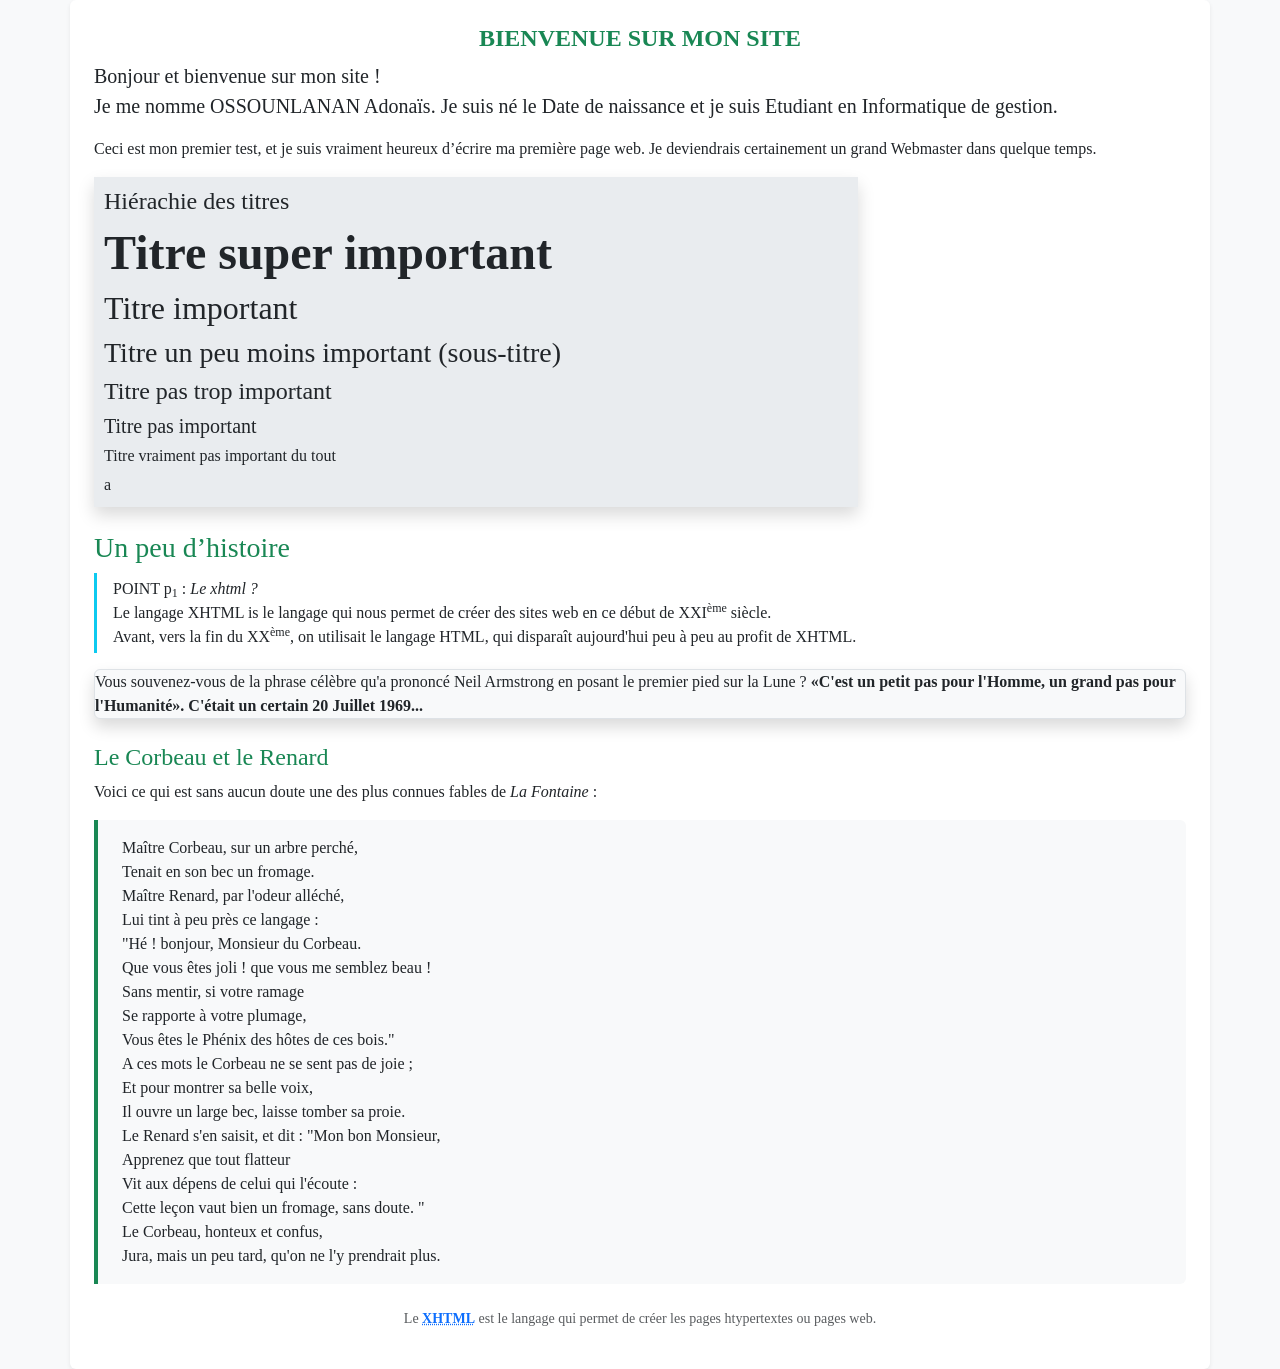
<file: tp1.html>
<!DOCTYPE html>
<html lang="fr">

<head>
    <meta charset="UTF-8">
    <meta name="viewport" content="width=device-width, initial-scale=1.0">
    <title>TP1</title>
    <link href="https://cdn.jsdelivr.net/npm/bootstrap@5.3.3/dist/css/bootstrap.min.css" rel="stylesheet">
    <link rel="stylesheet" href="formulaire.css">
</head>

<body class="bg-light text-dark " style="font-family: 'Poppins';">

    <div class="container bg-white p-4 shadow-sm rounded">

        <h4 class="text-center text-success fw-bold">BIENVENUE SUR MON SITE</h4>

        <p class="fs-5 text-dark">
            Bonjour et bienvenue sur mon site !<br /> Je me nomme OSSOUNLANAN Adonaïs. Je suis né le Date de naissance
            et je suis Etudiant en Informatique de gestion.
        </p>
        <p class="text-dark">
            Ceci est mon premier test, et je suis vraiment heureux d’écrire ma première page web. Je deviendrais
            certainement un grand Webmaster dans quelque temps.
        </p>
        <div class="shadow bg-body-secondary">
            <h4>Hiérachie des titres </h4>
            <h1 class="display-5 fw-bold">Titre super important</h1>
            <h2 class="h2 ">Titre important</h2>
            <h3 class="h3  ">Titre un peu moins important (sous-titre) </h3>
            <h4 class="h4  ">Titre pas trop important</h4>
            <h5 class="h5">Titre pas important</h5>
            <h6 class="h6  ">Titre vraiment pas important du tout</h6>a
        </div>


        <h3 class="text-success mt-4">Un peu d’histoire</h3>

        <p class="border-start border-info border-3 ps-3 py-1 text-dark">
            POINT p<sub>1</sub> : <em> Le xhtml ?</em><br />
            Le langage XHTML is le langage qui nous permet de créer des sites web en ce début de
            XXI<sup>ème</sup> siècle.<br />
            Avant, vers la fin du XX<sup>ème</sup>, on utilisait le langage HTML, qui disparaît aujourd'hui peu à
            peu au profit de XHTML.
        </p>

        <p class=" alert-dark my-3 border rounded bg-light shadow">
            Vous souvenez-vous de la phrase célèbre qu'a prononcé Neil Armstrong en posant le premier pied sur la Lune ?
            <strong><q>C'est un petit pas pour l'Homme, un grand pas pour l'Humanité</q>. C'était un certain 20 Juillet
                1969...
        </p>
        </strong>
        <h4 class="text-success mt-4">Le Corbeau et le Renard</h4>
        <p class="text-dark">Voici ce qui est sans aucun doute une des plus connues fables de <em>La Fontaine</em> :</p>

        <blockquote class="blockquote border-start border-success border-4 ps-4 bg-light py-3 rounded-end">
            <p class="mb-0 fs-6 ">
                Maître Corbeau, sur un arbre perché,<br />
                Tenait en son bec un fromage.<br />
                Maître Renard, par l'odeur alléché,<br />
                Lui tint à peu près ce langage :<br />
                "Hé ! bonjour, Monsieur du Corbeau.<br />
                Que vous êtes joli ! que vous me semblez beau !<br />
                Sans mentir, si votre ramage<br />
                Se rapporte à votre plumage,<br />
                Vous êtes le Phénix des hôtes de ces bois."<br />
                A ces mots le Corbeau ne se sent pas de joie ;<br />
                Et pour montrer sa belle voix,<br />
                Il ouvre un large bec, laisse tomber sa proie.<br />
                Le Renard s'en saisit, et dit : "Mon bon Monsieur,<br />
                Apprenez que tout flatteur<br />
                Vit aux dépens de celui qui l'écoute :<br />
                Cette leçon vaut bien un fromage, sans doute. "<br />
                Le Corbeau, honteux et confus,<br />
                Jura, mais un peu tard, qu'on ne l'y prendrait plus.
            </p>
        </blockquote>

        <p class="text-center text-muted small mt-4">Le <acronym title="eXtensible HyperText Markup Language"
                class="text-primary fw-bold">XHTML</acronym> est le langage qui permet de créer les pages htypertextes
            ou pages web.</p>

    </div>

    <script src="https://cdn.jsdelivr.net/npm/bootstrap@5.3.3/dist/js/bootstrap.bundle.min.js"></script>
</body>

</html>
</file>
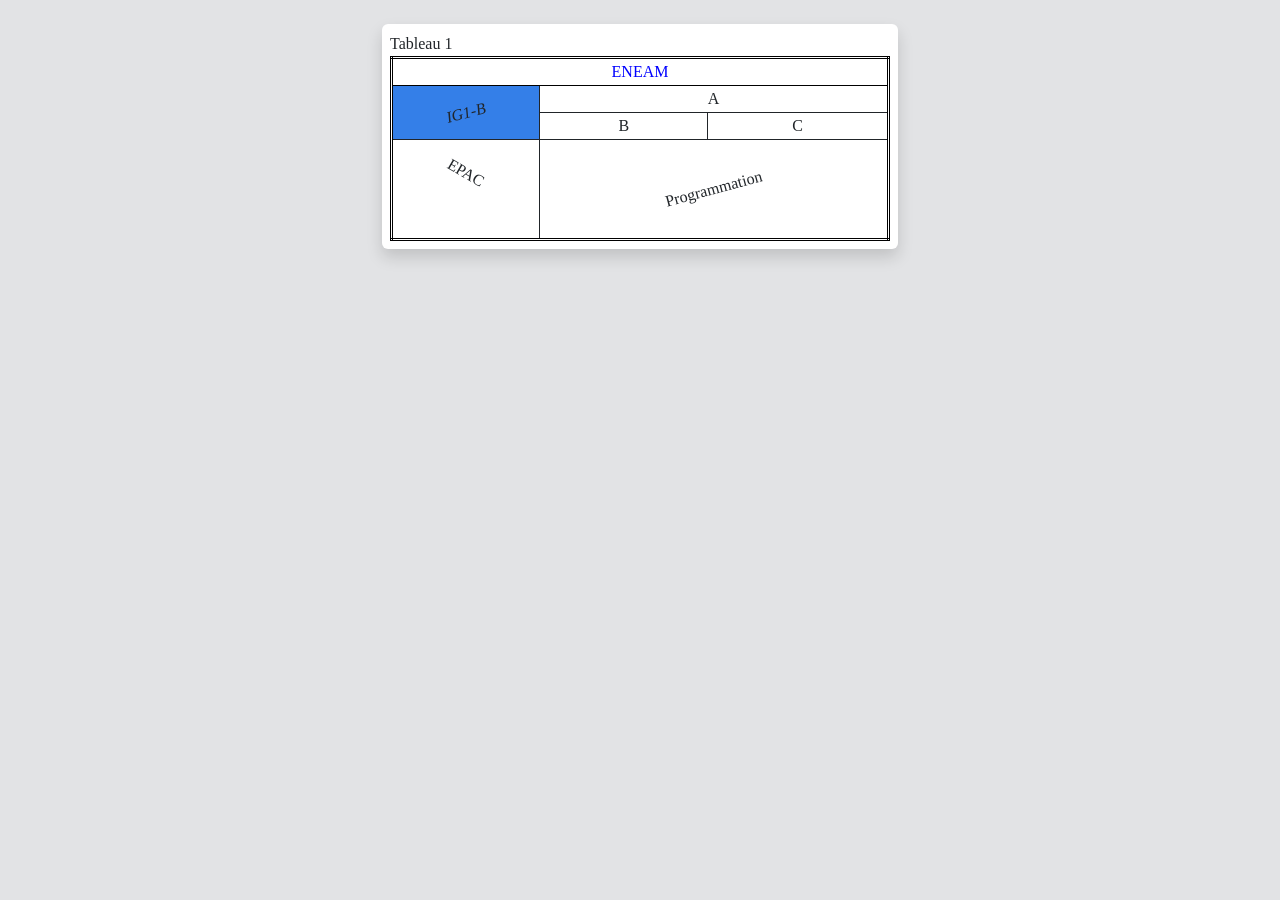
<file: TP_tableau.html>
<!DOCTYPE html>
<html lang="en">

<head>
    <meta charset="UTF-8">
    <meta name="viewport" content="width=device-width, initial-scale=1.0">
    <title>Tableau</title>
    <link href="https://cdn.jsdelivr.net/npm/bootstrap@5.3.3/dist/css/bootstrap.min.css" rel="stylesheet">
    <link rel="stylesheet" href="TP_tableau.css">
</head>

<body class="bg-secondary-subtle">

    <div class="d-flex justify-content-center mt-4">
        
        <div class="table-responsive bg-white shadow rounded p-2"> 
            
            <caption class="text-center" style="font-size: 20px;">Tableau 1</caption>
            <table class="m-0">
                
                <tr>
                    <td colspan="3" class="en">ENEAM</td>
                </tr>
                <tr>
                    <td rowspan="2" class="ig"><span class="IG">IG1-B</span></td>
                    <td colspan="2">A</td>
                </tr>
                <tr>
                    <td>B</td>
                    <td>C</td>
                </tr>
                <tr class="foot">
                    <td class="epac">EPAC</td>
                    <td colspan="2"><span class="IG">Programmation</span></td>
                </tr>
            </table>

        </div>
    </div>

    <script src="https://cdn.jsdelivr.net/npm/bootstrap@5.3.3/dist/js/bootstrap.bundle.min.js"></script>
</body>

</html>
</file>
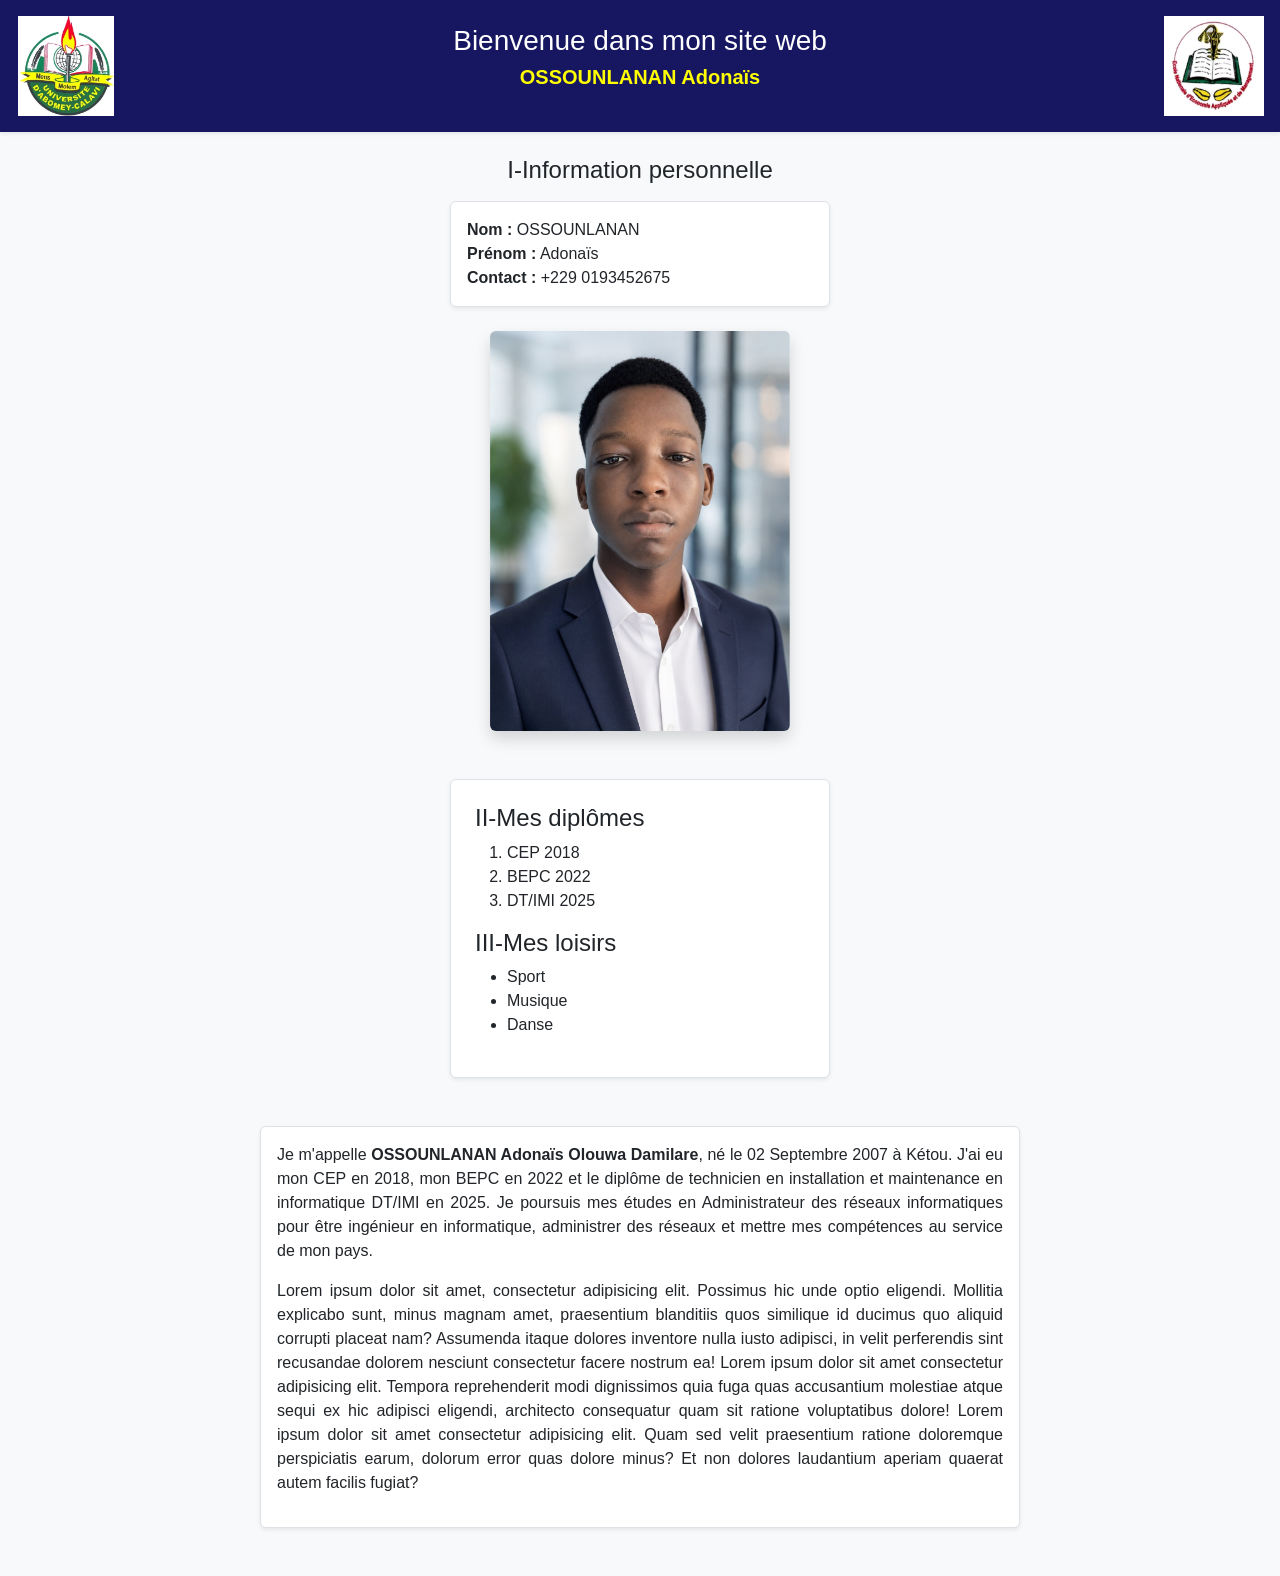
<file: tpprojet.html>
<!DOCTYPE html>
<html lang="fr">

<head>
    <meta charset="UTF-8">
    <meta name="viewport" content="width=device-width, initial-scale=1.0">
    <title>Bienvenue sur mon site</title>
    <link href="https://cdn.jsdelivr.net/npm/bootstrap@5.3.3/dist/css/bootstrap.min.css" rel="stylesheet">
    
    <style>
        body {
            font-family: 'Poppins', sans-serif;
        }
        header{
            background-color: rgb(23, 23, 97);
        }


        .logo {
            height: 100px;
            width: 100px;
            object-fit: contain;
            transition: transform 0.2s;
        }

        .logo:active {
            transform: scale(1.5);
        }

        .monimage {
            height: 400px;
            object-fit: cover;
            transition: height 0.2s;
        }

        .monimage:hover {
            height: 410px;
        }

        .nom {
            font-size: 20px;
            padding: 10px;
            text-decoration: none;
            transition: all 0.2s;
            color: yellow;
        }

        .nom:hover {
            color: white !important;
            border-radius: 10px;
            background-color: green;
            font-size: 25px;
        }
        @media (max-width: 600px) {
        .logo {
            height: 90px;
            width: 70px;
            object-fit: contain;
            transition: transform 0.2s;
        }
        .nom {
            font-size: 16px;
        }
        header{
            max-width: 100%;
        }
        .h3{
            font-size:18px;
        }
        .nom:hover {
            font-size: 18px;
        }

    }
    </style>
</head>

<body class="text-center bg-light pb-5">

    <header class="container-fluid d-flex align-items-center justify-content-between p-3 shadow-sm mb-4">
        <div>
            <a href="https://www.uac.bj/" target="_blank">
                <img src="uac.jpg" alt="Logo UAC" class="logo">
            </a>
        </div>
        
        <div class="flex-grow-1 mx-3 pb-2">
            <h1 class="h3" style="color: white;">Bienvenue dans mon site web <br> 
                <a href="#moi" class="nom fw-bold" target="affiche">OSSOUNLANAN Adonaïs</a>
            </h1>
        </div>
        
        <div>
            <a href="https://eneam.uac.bj/" target="_blank">
                <img src="eneam.jpg" alt="Logo ENEAM" class="logo">
            </a>
        </div>
    </header>

    <div class="container">
        
        <section class="mb-5">
            <h2 class="h4 text-dark mb-3">I-Information personnelle</h2>
            
            <div class="row justify-content-center mb-4">
                <div class="col-10 col-sm-6 col-md-4 text-start bg-white p-3 border rounded shadow-sm">
                    <p class="mb-0">
                        <strong>Nom :</strong> OSSOUNLANAN<br>
                        <strong>Prénom :</strong> Adonaïs<br>
                        <strong>Contact :</strong> +229 0193452675
                    </p>
                </div>
            </div>

            <div class="mb-4">
                <a href="tp1.html">
                    <img src="OSSADNO.jpg" alt="Photo de Adonaïs" class="monimage img-fluid rounded shadow">
                </a>
            </div>
        </section>

        <section class="row justify-content-center text-start mb-5">
            <div class="col-10 col-sm-6 col-md-4 bg-white p-4 border rounded shadow-sm">
                
                <h2 class="h4 text-dark mb-2">II-Mes diplômes</h2>
                <ol>
                    <li>CEP 2018</li>
                    <li>BEPC 2022</li>
                    <li>DT/IMI 2025</li>
                </ol>
                
                <h2 class="h4 text-dark mb-2">III-Mes loisirs</h2>
                <ul >
                    <li>Sport</li>
                    <li>Musique</li>
                    <li>Danse</li>
                </ul>
                
            </div>
        </section>

        <section id="moi" class="row justify-content-center text-justify">
            <div class="col-12 col-md-8 bg-white p-3 border rounded shadow-sm">
                <p style="text-align: justify;" class="text-dark">
                    Je m'appelle <strong>OSSOUNLANAN Adonaïs Olouwa Damilare</strong>, né le 02 Septembre 2007 à Kétou. J'ai eu mon CEP en 2018, mon BEPC en 2022 et le diplôme de technicien en installation et maintenance en informatique DT/IMI en 2025. Je poursuis mes études en Administrateur des réseaux informatiques pour être ingénieur en informatique, administrer des réseaux et mettre mes compétences au service de mon pays.
                </p>
                <p class="text-dark" style="text-align: justify;">
                    Lorem ipsum dolor sit amet, consectetur adipisicing elit. Possimus hic unde optio eligendi. Mollitia explicabo sunt, minus magnam amet, praesentium blanditiis quos similique id ducimus quo aliquid corrupti placeat nam? Assumenda itaque dolores inventore nulla iusto adipisci, in velit perferendis sint recusandae dolorem nesciunt consectetur facere nostrum ea!
                    Lorem ipsum dolor sit amet consectetur adipisicing elit. Tempora reprehenderit modi dignissimos quia fuga quas accusantium molestiae atque sequi ex hic adipisci eligendi, architecto consequatur quam sit ratione voluptatibus dolore!
                    Lorem ipsum dolor sit amet consectetur adipisicing elit. Quam sed velit praesentium ratione doloremque perspiciatis earum, dolorum error quas dolore minus? Et non dolores laudantium aperiam quaerat autem facilis fugiat?
                </p>
            </div>
        </section>

    </div>

    <script src="https://cdn.jsdelivr.net/npm/bootstrap@5.3.3/dist/js/bootstrap.bundle.min.js"></script>
</body>

</html>
</file>
<file: cv.css>
.klm{
            margin-right: 20px;
            color: #FFFFFF;
            margin-left: 10px;
        }
        .zone2{
            background-color:#EFEFEF;
        }
        body {
            background-color: #f4f6f9;
            color: #333;
            font-family: 'poppins';

        }
        .artitle{
            background-color: #29404E;
            margin-bottom: 10px;
            padding: 10px;
        }
        .conteneur1 {
            background-color: #193141;
            color: #f8fafc;
            min-height: 100vh;
        }
        .plan{
            color: white;
        }
        .mon_profil {
            width: 150px;
            height: 150px;
            object-fit: cover;
        }
        .titre {
            padding: 10px;
            color: #0f172a;
            font-weight: 700;
            text-transform: uppercase;
            letter-spacing: 0.3px;
        }
        .artitle .titre {
            border-bottom: 2px solid #38bdf8;
            color: #38bdf8;
        }
</file>
<file: formulaire.css>
body{
    font-family: 'poppins';
    text-align: center;
}
fieldset{
    width: 90%;
    text-align: left;
    box-shadow: 5px 5px 5px gray;
}

div{
    text-align: left;
    width: 70%;
    background-color: #eee;
    box-shadow: 5px 5px 5px gray;
    padding: 10px;
}
.a{
    float: right;
    border-radius: 5px;
    width: 30%;
}
span{
     background-color: green;
    color: white;
    padding: 20px;
    font-size: 20px;
    margin-top: 5px;
    margin-left: 0px;
    margin-bottom: 30px;
}
header{
    position: fixed;
    width: 100%;
    margin-left: -7px;
}
.b{
    background-color: green;
    color: white;
    width: 45%;
    text-align: center;
    border-radius: 5px;
    font-size: 20px;
}
.c{
    margin-top: 30px;
}
</file>
<file: liste.css>
.pas_de_retrait {
    list-style-position: inside;
}

.retrait {
    list-style-position:
        outside
}

/* Listes à puces non ordonnées */

.cercle {
    list-style-type: circle;
}

.carre {
    list-style-type: square;
}

.rien {
    list-style-type: none;
}

.commence_a_zero {
    list-style-type: decimal-leading-zero;
}

.lettres_minuscules {
    list-style-type: lower-alpha;
}

.chiffres_romains {
    list-style-type: upper-roman;
}

.lettres_grecques {
    list-style-type: lower-greek;
}

/* Quelques styles supplémentaires juste pour la présentation 
En plus ça vous fait quelques rappels ;o) */

h2 {
    text-indent: 20px;
    font-family: Arial, Verdana, "Times New Roman", serif;
}

em {
    background-color: yellow;
}

strong {
    color: red;
}
.img
/* Ma liste aura des puces en forme de dossiers */
    {
    list-style-image: url("icone2.png");
}

/* Juste pour améliorer la présentation : */
a {
    color: blue;
    text-decoration: none;
}

a:hover {
    text-decoration: underline;
}
</file>
<file: TP_tableau.css>
body{
    font-family: 'poppins';
}


table {
    border-collapse: collapse;
    border: 3px double black;
    text-align: center;
    width: 500px;
}

td {
    border: solid 1px;

}

.ig {
    font-style: oblique;
    background-color: rgb(52, 127, 232);
}

.IG {
    display: inline-block;
    transform: rotate(-15deg);
}

.epac {
    display: inline-block;
    transform: rotate(30deg);
    border: none;
    margin-top: 20px;
  

}

.en {
    color: blue;
    border-color: black;
}

.foot{
    text-align: center;
    height: 100px;
}
</file>
